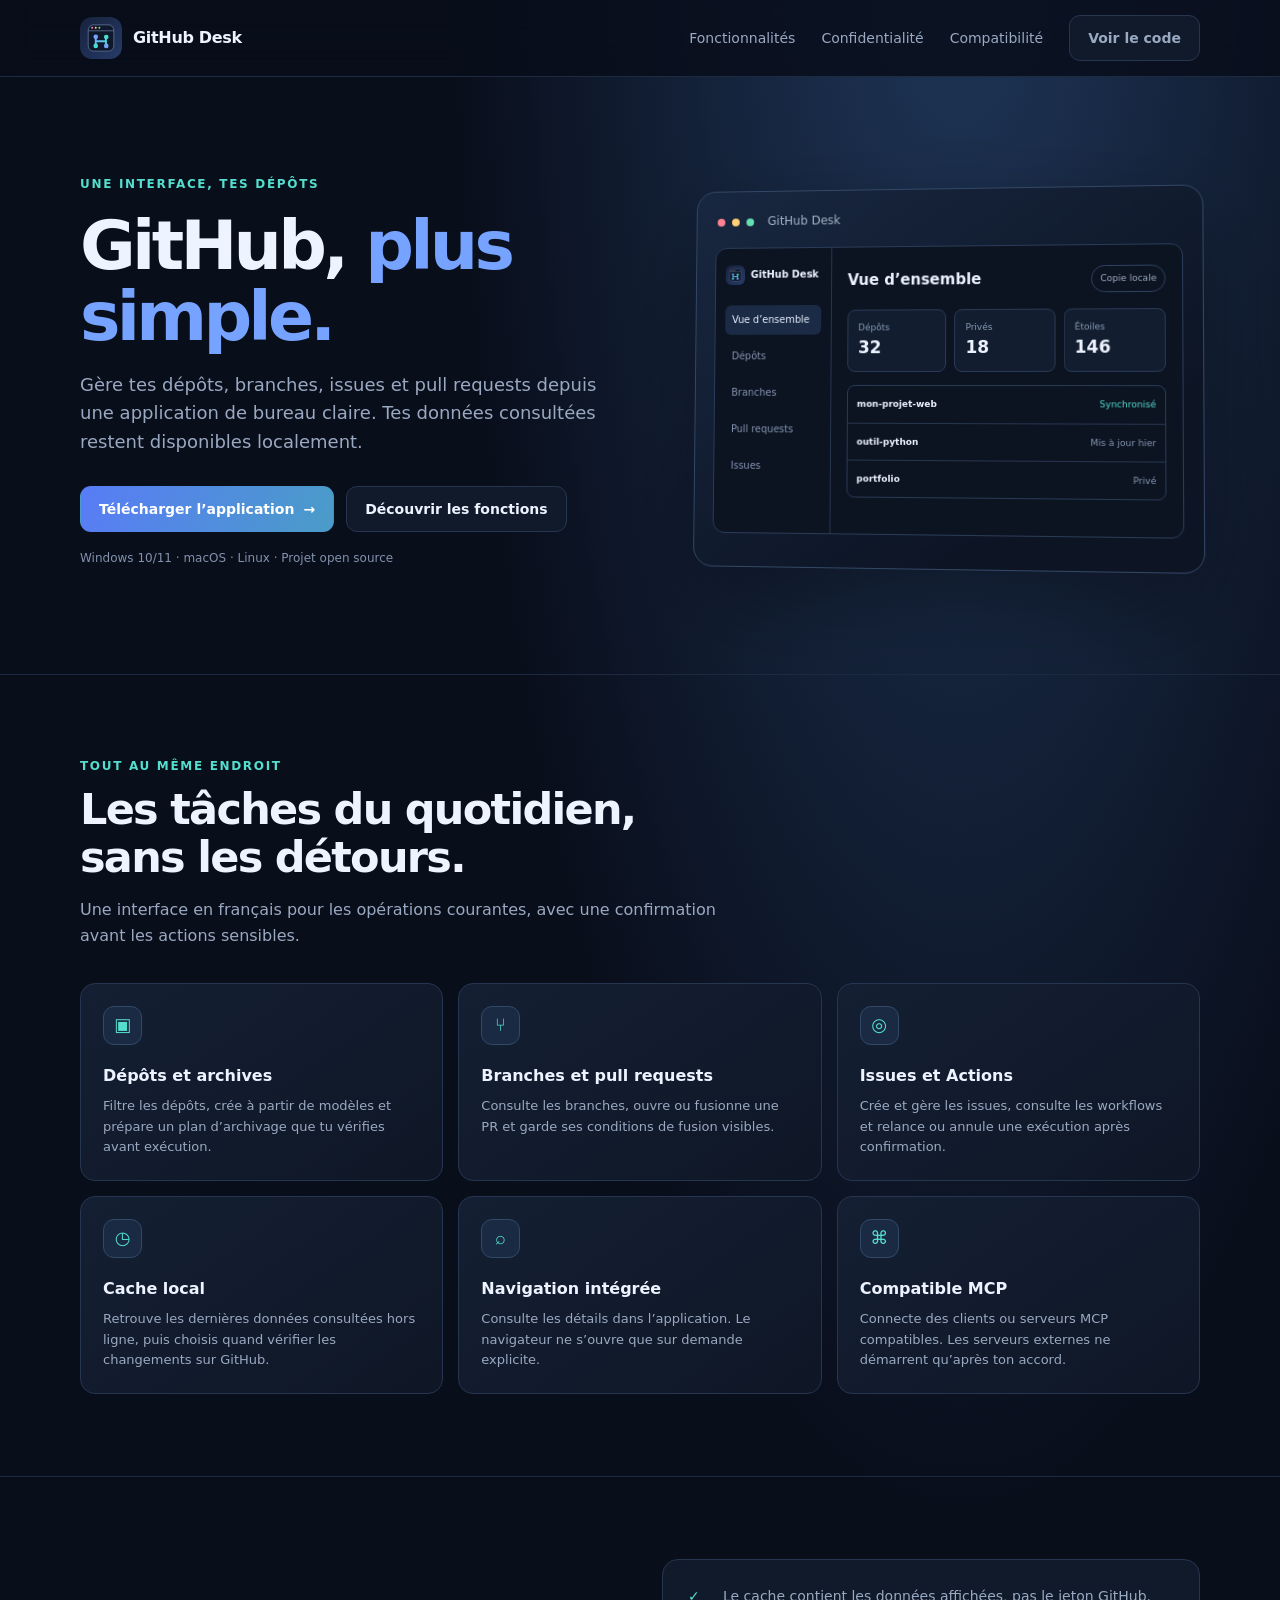
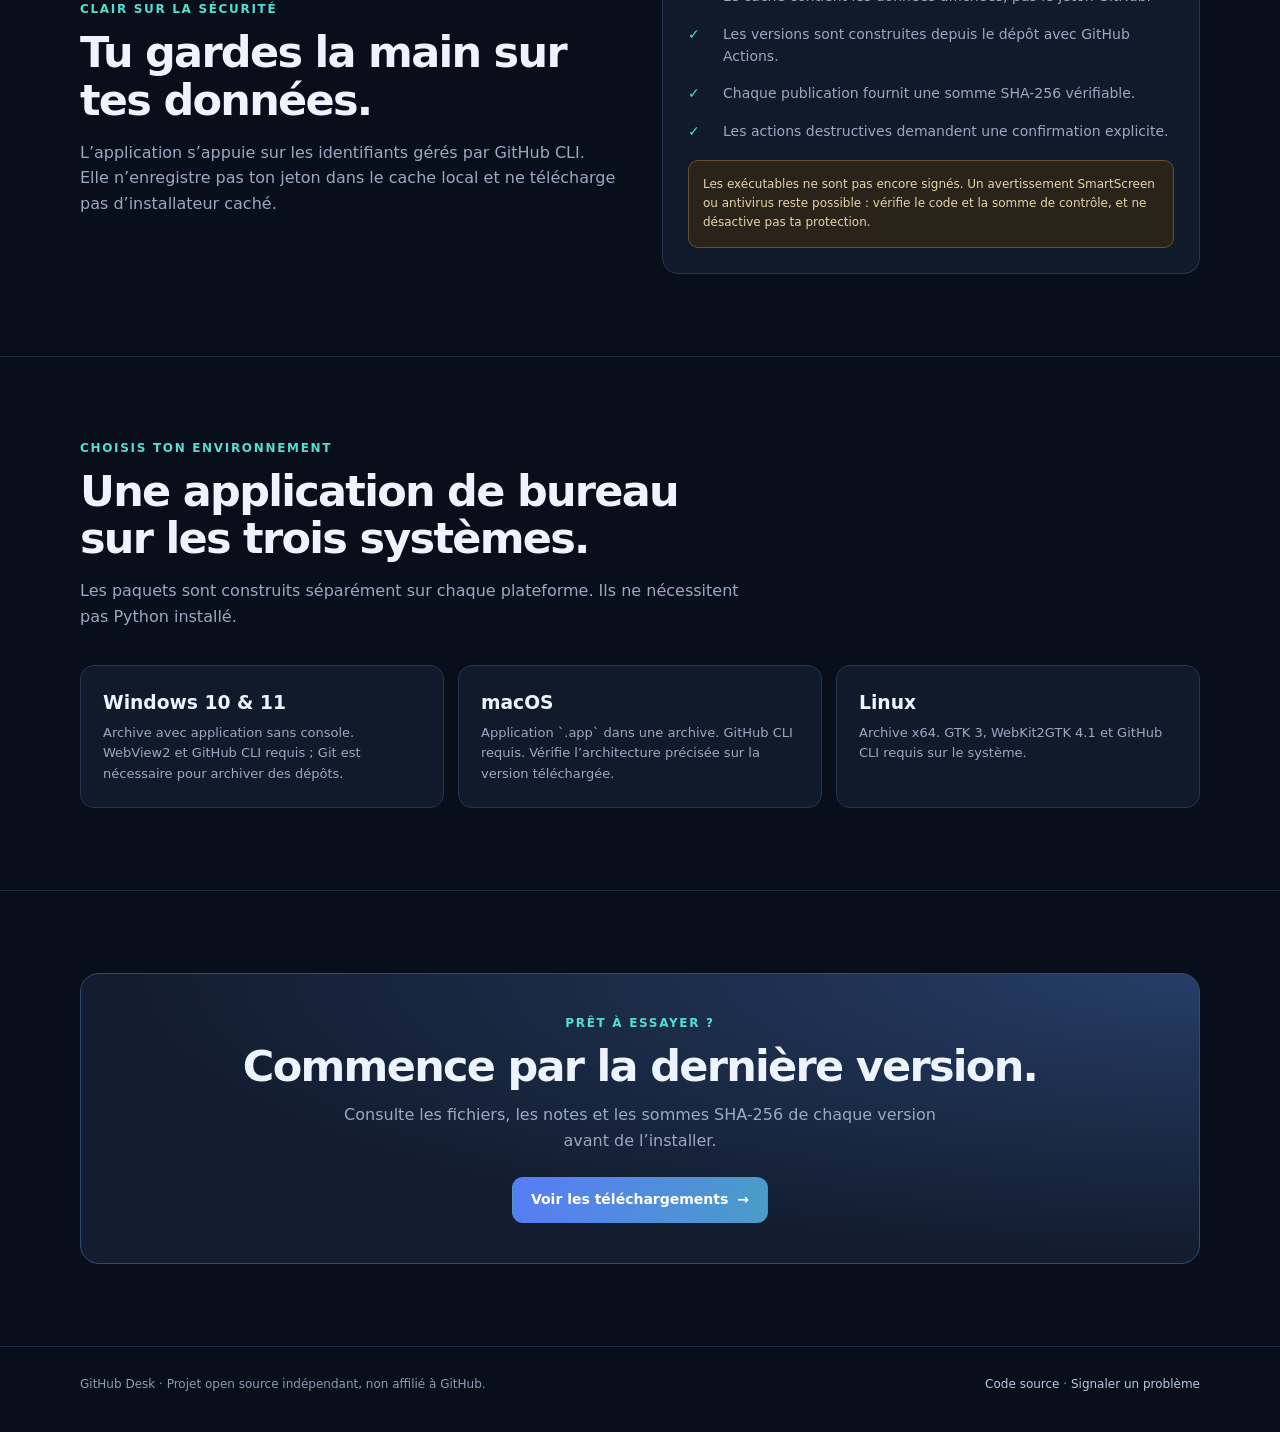
<file: docs/index.html>
<!doctype html>
<html lang="fr">
<head>
  <meta charset="utf-8">
  <meta name="viewport" content="width=device-width, initial-scale=1">
  <meta name="theme-color" content="#090e1b">
  <meta name="description" content="GitHub Desk, une application de bureau claire et locale pour gérer tes dépôts GitHub.">
  <meta property="og:title" content="GitHub Desk — GitHub, simplement">
  <meta property="og:description" content="Tes dépôts, branches et pull requests dans une application de bureau, avec un cache local et sans terminal qui s'ouvre à chaque action.">
  <meta property="og:image" content="assets/github-desk.svg">
  <title>GitHub Desk — GitHub, simplement</title>
  <link rel="icon" href="assets/github-desk.svg" type="image/svg+xml">
  <link rel="stylesheet" href="style.css">
</head>
<body>
  <header class="header">
    <nav class="container nav" aria-label="Navigation principale">
      <a class="brand" href="#" aria-label="GitHub Desk, accueil">
        <img src="assets/github-desk.svg" alt="">
        <span>GitHub Desk</span>
      </a>
      <div class="nav-links">
        <a href="#fonctionnalites">Fonctionnalités</a>
        <a href="#confiance">Confidentialité</a>
        <a href="#compatibilite">Compatibilité</a>
        <a class="button" href="https://github.com/BEGY02300/Gestion-GitHub-graphique" target="_blank" rel="noreferrer">Voir le code</a>
      </div>
    </nav>
  </header>

  <main>
    <section class="container hero">
      <div>
        <div class="eyebrow">Une interface, tes dépôts</div>
        <h1>GitHub, <span>plus simple.</span></h1>
        <p class="hero-copy">Gère tes dépôts, branches, issues et pull requests depuis une application de bureau claire. Tes données consultées restent disponibles localement.</p>
        <div class="actions">
          <a class="button primary" href="https://github.com/BEGY02300/Gestion-GitHub-graphique/releases/latest">Télécharger l’application <span aria-hidden="true">→</span></a>
          <a class="button" href="#fonctionnalites">Découvrir les fonctions</a>
        </div>
        <p class="fine-print">Windows 10/11 · macOS · Linux · Projet open source</p>
      </div>
      <div class="product-card" role="img" aria-label="Aperçu de l'interface GitHub Desk avec ses dépôts et statistiques">
        <div class="window-top"><i></i><i></i><i></i><span>GitHub Desk</span></div>
        <div class="window-body">
          <aside class="mock-sidebar">
            <div class="mock-brand"><img src="assets/github-desk.svg" alt="">GitHub Desk</div>
            <div class="mock-menu active">Vue d’ensemble</div>
            <div class="mock-menu">Dépôts</div>
            <div class="mock-menu">Branches</div>
            <div class="mock-menu">Pull requests</div>
            <div class="mock-menu">Issues</div>
          </aside>
          <div class="mock-main">
            <div class="mock-head">Vue d’ensemble <span class="mock-pill">Copie locale</span></div>
            <div class="mock-stats">
              <div class="mock-stat"><small>Dépôts</small><b>32</b></div>
              <div class="mock-stat"><small>Privés</small><b>18</b></div>
              <div class="mock-stat"><small>Étoiles</small><b>146</b></div>
            </div>
            <div class="mock-repos">
              <div class="mock-repo"><b>mon-projet-web</b><span class="status">Synchronisé</span></div>
              <div class="mock-repo"><b>outil-python</b><span>Mis à jour hier</span></div>
              <div class="mock-repo"><b>portfolio</b><span>Privé</span></div>
            </div>
          </div>
        </div>
      </div>
    </section>

    <section class="section" id="fonctionnalites">
      <div class="container">
        <div class="section-heading">
          <div class="eyebrow">Tout au même endroit</div>
          <h2>Les tâches du quotidien, sans les détours.</h2>
          <p>Une interface en français pour les opérations courantes, avec une confirmation avant les actions sensibles.</p>
        </div>
        <div class="features">
          <article class="feature"><div class="feature-icon" aria-hidden="true">▣</div><h3>Dépôts et archives</h3><p>Filtre les dépôts, crée à partir de modèles et prépare un plan d’archivage que tu vérifies avant exécution.</p></article>
          <article class="feature"><div class="feature-icon" aria-hidden="true">⑂</div><h3>Branches et pull requests</h3><p>Consulte les branches, ouvre ou fusionne une PR et garde ses conditions de fusion visibles.</p></article>
          <article class="feature"><div class="feature-icon" aria-hidden="true">◎</div><h3>Issues et Actions</h3><p>Crée et gère les issues, consulte les workflows et relance ou annule une exécution après confirmation.</p></article>
          <article class="feature"><div class="feature-icon" aria-hidden="true">◷</div><h3>Cache local</h3><p>Retrouve les dernières données consultées hors ligne, puis choisis quand vérifier les changements sur GitHub.</p></article>
          <article class="feature"><div class="feature-icon" aria-hidden="true">⌕</div><h3>Navigation intégrée</h3><p>Consulte les détails dans l’application. Le navigateur ne s’ouvre que sur demande explicite.</p></article>
          <article class="feature"><div class="feature-icon" aria-hidden="true">⌘</div><h3>Compatible MCP</h3><p>Connecte des clients ou serveurs MCP compatibles. Les serveurs externes ne démarrent qu’après ton accord.</p></article>
        </div>
      </div>
    </section>

    <section class="section" id="confiance">
      <div class="container trust">
        <div>
          <div class="eyebrow">Clair sur la sécurité</div>
          <h2>Tu gardes la main sur tes données.</h2>
          <p class="muted">L’application s’appuie sur les identifiants gérés par GitHub CLI. Elle n’enregistre pas ton jeton dans le cache local et ne télécharge pas d’installateur caché.</p>
        </div>
        <div class="trust-panel">
          <ul class="trust-list">
            <li><span class="check">✓</span><span>Le cache contient les données affichées, pas le jeton GitHub.</span></li>
            <li><span class="check">✓</span><span>Les versions sont construites depuis le dépôt avec GitHub Actions.</span></li>
            <li><span class="check">✓</span><span>Chaque publication fournit une somme SHA-256 vérifiable.</span></li>
            <li><span class="check">✓</span><span>Les actions destructives demandent une confirmation explicite.</span></li>
          </ul>
          <div class="warning">Les exécutables ne sont pas encore signés. Un avertissement SmartScreen ou antivirus reste possible : vérifie le code et la somme de contrôle, et ne désactive pas ta protection.</div>
        </div>
      </div>
    </section>

    <section class="section" id="compatibilite">
      <div class="container">
        <div class="section-heading">
          <div class="eyebrow">Choisis ton environnement</div>
          <h2>Une application de bureau sur les trois systèmes.</h2>
          <p>Les paquets sont construits séparément sur chaque plateforme. Ils ne nécessitent pas Python installé.</p>
        </div>
        <div class="platforms">
          <article class="platform"><h3>Windows 10 &amp; 11</h3><p>Archive avec application sans console. WebView2 et GitHub CLI requis ; Git est nécessaire pour archiver des dépôts.</p></article>
          <article class="platform"><h3>macOS</h3><p>Application `.app` dans une archive. GitHub CLI requis. Vérifie l’architecture précisée sur la version téléchargée.</p></article>
          <article class="platform"><h3>Linux</h3><p>Archive x64. GTK 3, WebKit2GTK 4.1 et GitHub CLI requis sur le système.</p></article>
        </div>
      </div>
    </section>

    <section class="section">
      <div class="container download">
        <div class="eyebrow">Prêt à essayer ?</div>
        <h2>Commence par la dernière version.</h2>
        <p>Consulte les fichiers, les notes et les sommes SHA-256 de chaque version avant de l’installer.</p>
        <a class="button primary" href="https://github.com/BEGY02300/Gestion-GitHub-graphique/releases/latest">Voir les téléchargements <span aria-hidden="true">→</span></a>
      </div>
    </section>
  </main>

  <footer class="footer">
    <div class="container footer-row">
      <span>GitHub Desk · Projet open source indépendant, non affilié à GitHub.</span>
      <span><a href="https://github.com/BEGY02300/Gestion-GitHub-graphique">Code source</a> · <a href="https://github.com/BEGY02300/Gestion-GitHub-graphique/issues">Signaler un problème</a></span>
    </div>
  </footer>
</body>
</html>
</file>
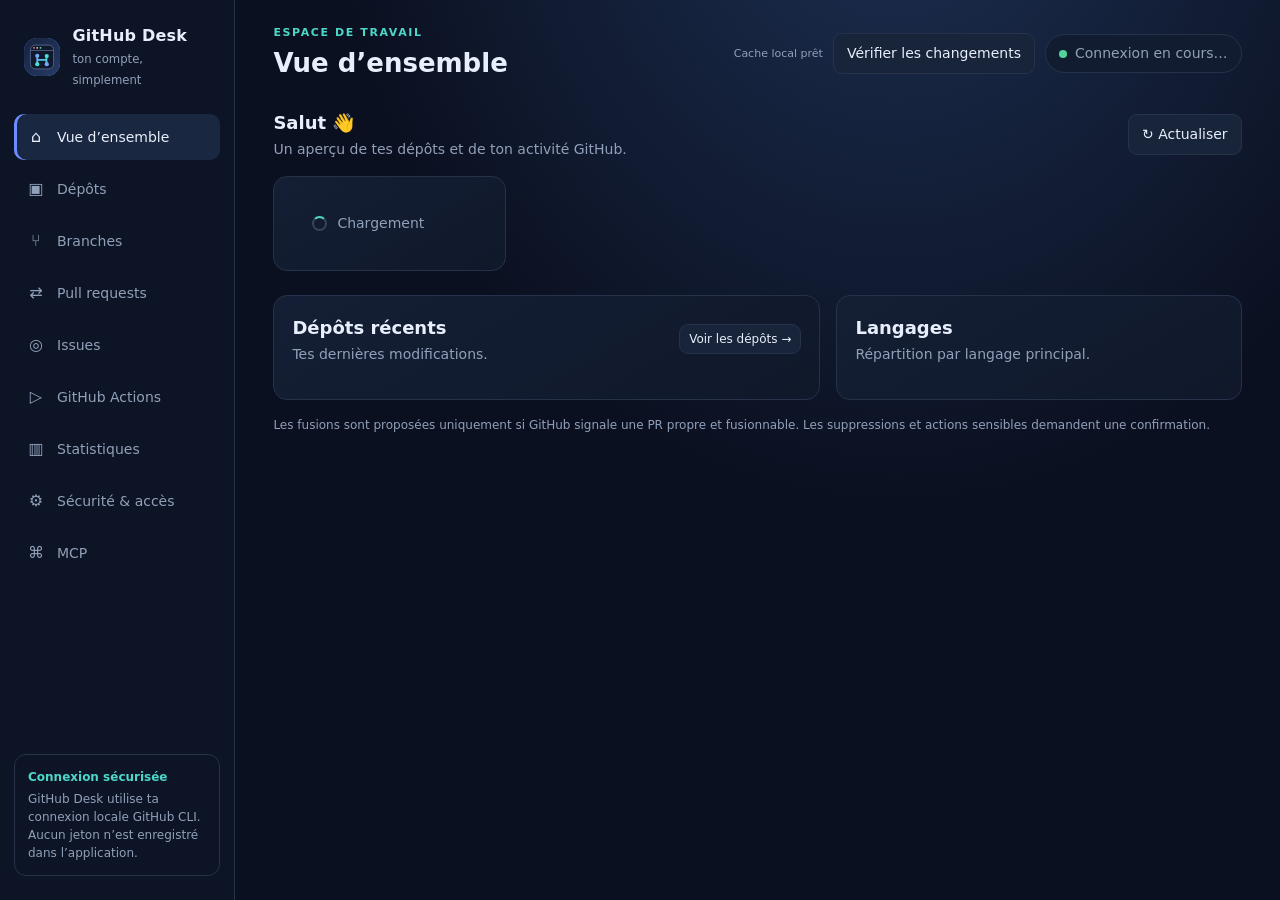
<file: interface.html>
<!doctype html>
<html lang="fr">
<head>
  <meta charset="utf-8">
  <meta name="viewport" content="width=device-width, initial-scale=1">
  <title>GitHub Desk</title>
  <style>
    :root{color-scheme:dark;--bg:#0b1020;--panel:#111a2e;--panel2:#172238;--line:#25324a;--text:#e8eefb;--muted:#91a0b9;--blue:#6c8cff;--cyan:#4dd7c8;--red:#ff667d;--green:#50d49a;--amber:#f6bd60}
    *{box-sizing:border-box}body{margin:0;background:radial-gradient(ellipse at 70% -20%,#1d3154 0,transparent 45%),var(--bg);color:var(--text);font:14px/1.5 "Segoe UI",Inter,system-ui,sans-serif}
    button,input,select,textarea{font:inherit}button{cursor:pointer;color:inherit}button:disabled{opacity:.42;cursor:not-allowed}
    .layout{display:grid;grid-template-columns:235px minmax(0,1fr);min-height:100vh}.side{background:#0d1425;border-right:1px solid var(--line);padding:24px 14px;display:flex;flex-direction:column;gap:24px}
    .brand{display:flex;align-items:center;gap:12px;padding:0 10px}.logo{width:38px;height:38px;display:grid;place-items:center;background:linear-gradient(135deg,#596fff,#37c9c3);border-radius:13px;font-size:20px;font-weight:800;color:#071020;overflow:hidden}.logo img{width:100%;height:100%;object-fit:cover}.brand strong{display:block;font-size:16px;letter-spacing:.2px}.brand small{color:var(--muted)}
    .nav{display:grid;gap:6px}.nav button{border:0;background:transparent;text-align:left;color:var(--muted);padding:11px 12px;border-radius:10px;display:flex;gap:11px;align-items:center}.nav button:hover,.nav button.active{background:#1a2740;color:var(--text)}.nav button.active{box-shadow:inset 3px 0 var(--blue)}.nav .ico{width:20px;text-align:center;font-size:16px}
    .side-note{margin-top:auto;border:1px solid var(--line);border-radius:12px;padding:13px;color:var(--muted);font-size:12px}.side-note b{color:var(--cyan);display:block;margin-bottom:4px}
    main{min-width:0;padding:25px clamp(18px,3vw,42px) 45px}.top{display:flex;align-items:center;justify-content:space-between;gap:14px;margin-bottom:26px}.eyebrow{font-size:11px;text-transform:uppercase;letter-spacing:1.6px;color:var(--cyan);font-weight:700}.top h1{font-size:26px;margin:2px 0 0}.account{border:1px solid var(--line);background:#121c30;border-radius:30px;padding:8px 13px;color:var(--muted);display:flex;align-items:center;gap:8px}.account i{width:8px;height:8px;border-radius:50%;background:var(--green)}.top-actions{display:flex;align-items:center;gap:10px;flex-wrap:wrap;justify-content:flex-end}.cache-status{font-size:11px;color:var(--muted)}.readme-preview{max-height:520px;overflow:auto;white-space:pre-wrap;overflow-wrap:anywhere;background:#0b1220;border:1px solid var(--line);border-radius:10px;padding:16px;color:#c5d1e4;font:12px/1.6 Consolas,monospace}
    .view{display:none}.view.active{display:block}.section-head{display:flex;align-items:center;justify-content:space-between;gap:16px;margin:0 0 16px}.section-head h2{margin:0;font-size:18px}.section-head p{margin:3px 0 0;color:var(--muted)}.actions{display:flex;align-items:center;gap:8px;flex-wrap:wrap}
    .btn{border:1px solid var(--line);background:#18243a;border-radius:9px;padding:9px 13px;color:var(--text);transition:.16s}.btn:hover{border-color:#52698d;background:#202f49}.btn.primary{border:0;background:linear-gradient(110deg,#5d78ff,#5576e8);font-weight:700}.btn.primary:hover{filter:brightness(1.12)}.btn.danger{border-color:#6a3444;background:#381d2a;color:#ffb7c1}.btn.small{padding:5px 9px;font-size:12px}.btn.ghost{background:transparent}
    .cards{display:grid;grid-template-columns:repeat(4,minmax(130px,1fr));gap:13px;margin:15px 0 24px}.card,.panel{background:linear-gradient(150deg,#141f35,#10182a);border:1px solid var(--line);border-radius:14px}.card{padding:16px 18px}.card-label{color:var(--muted);font-size:12px}.card-number{font-size:27px;font-weight:750;margin:3px 0}.card-foot{font-size:11px;color:var(--muted)}.panel{padding:18px;margin-bottom:16px}
    .controls{display:flex;align-items:center;gap:9px;flex-wrap:wrap}.input,.select,.textarea{background:#0c1424;color:var(--text);border:1px solid var(--line);border-radius:8px;padding:9px 11px;outline:none}.input:focus,.select:focus,.textarea:focus{border-color:var(--blue)}.search{min-width:220px}.select{min-width:190px}.textarea{resize:vertical;min-height:115px;width:100%}
    .table-wrap{overflow:auto;border:1px solid var(--line);border-radius:11px}.table{width:100%;border-collapse:collapse;min-width:720px}.table th{font-size:11px;text-transform:uppercase;letter-spacing:.8px;color:var(--muted);text-align:left;background:#111a2a;padding:11px 13px;white-space:nowrap}.table td{padding:12px 13px;border-top:1px solid #202b40;vertical-align:middle}.table tr:hover td{background:#172238}.table .title{font-weight:650}.sub{color:var(--muted);font-size:12px}.table-actions{display:flex;gap:6px;flex-wrap:wrap}.badge{display:inline-flex;align-items:center;padding:3px 8px;border-radius:20px;font-size:11px;background:#1e2b43;color:#b8c5dc;white-space:nowrap}.badge.green{background:#15372e;color:#73e0b0}.badge.red{background:#3a202b;color:#ff9eae}.badge.blue{background:#202b4b;color:#aabaff}.badge.amber{background:#3a3020;color:#ffd782}
    .repo-link{color:#aabaff;text-decoration:none}.repo-link:hover{text-decoration:underline}.empty{padding:35px;text-align:center;color:var(--muted)}.hint{color:var(--muted);font-size:12px}.split{display:grid;grid-template-columns:1.35fr 1fr;gap:16px}.language-row{display:grid;grid-template-columns:120px 1fr 30px;gap:10px;align-items:center;margin:10px 0;color:var(--muted);font-size:12px}.bar{height:8px;background:#202b40;border-radius:9px;overflow:hidden}.bar i{display:block;height:100%;border-radius:inherit;background:linear-gradient(90deg,var(--blue),var(--cyan))}
    .loading{display:flex;align-items:center;gap:10px;color:var(--muted);padding:20px}.spinner{width:15px;height:15px;border:2px solid #36445c;border-top-color:var(--cyan);border-radius:50%;animation:spin .8s linear infinite}@keyframes spin{to{transform:rotate(360deg)}}
    .toast{position:fixed;right:24px;bottom:24px;z-index:20;max-width:440px;padding:13px 16px;border:1px solid var(--line);background:#17243a;border-radius:12px;box-shadow:0 12px 45px #0008;display:none}.toast.show{display:block;animation:up .2s ease-out}.toast.error{border-color:#8f4050}.toast.success{border-color:#28785b}@keyframes up{from{transform:translateY(8px);opacity:0}to{transform:none;opacity:1}}
    dialog{width:min(540px,calc(100vw - 28px));border:1px solid #35445e;border-radius:16px;background:#121d31;color:var(--text);padding:0;box-shadow:0 24px 90px #000a}dialog::backdrop{background:#030712bd;backdrop-filter:blur(4px)}.modal-head{padding:18px 22px;border-bottom:1px solid var(--line)}.modal-head h3{margin:0}.modal-body{padding:19px 22px;display:grid;gap:13px}.field{display:grid;gap:6px}.field label{font-size:12px;color:#b6c3d8}.modal-foot{padding:14px 22px;border-top:1px solid var(--line);display:flex;justify-content:flex-end;gap:8px}.check{display:flex;align-items:center;gap:8px;color:var(--muted)}.notice{padding:12px;border:1px solid #725c2b;background:#2f291c;border-radius:9px;color:#ffe0a2;font-size:12px}.code-block{white-space:pre-wrap;overflow-wrap:anywhere;background:#0b1220;border:1px solid var(--line);border-radius:8px;padding:12px;color:#b8c5dc;font:12px/1.5 Consolas,monospace}.mcp-tool{display:flex;align-items:center;justify-content:space-between;gap:12px;padding:11px 0;border-bottom:1px solid var(--line)}.mcp-tool:last-child{border-bottom:0}
    @media(max-width:900px){.layout{grid-template-columns:72px minmax(0,1fr)}.side{padding:20px 9px}.brand{justify-content:center;padding:0}.brand div:not(.logo),.nav span:not(.ico),.side-note{display:none}.nav button{justify-content:center;padding:12px 6px}.cards{grid-template-columns:repeat(2,minmax(120px,1fr))}.split{grid-template-columns:1fr}}
    @media(max-width:560px){main{padding:18px 12px}.top h1{font-size:21px}.account span{display:none}.cards{gap:8px}.card{padding:13px}.section-head{align-items:flex-start;flex-direction:column}.search{min-width:100%}}
  </style>
</head>
<body>
<div class="layout">
  <aside class="side">
    <div class="brand"><div class="logo"><img id="avatar-fallback" src="assets/github-desk.svg" alt="Icône GitHub Desk"><img id="user-avatar" alt="Photo de profil GitHub" hidden></div><div><strong>GitHub Desk</strong><small>ton compte, simplement</small></div></div>
    <nav class="nav">
      <button class="active" data-view="dashboard"><span class="ico">⌂</span><span>Vue d’ensemble</span></button>
      <button data-view="repositories"><span class="ico">▣</span><span>Dépôts</span></button>
      <button data-view="branches"><span class="ico">⑂</span><span>Branches</span></button>
      <button data-view="pulls"><span class="ico">⇄</span><span>Pull requests</span></button>
      <button data-view="issues"><span class="ico">◎</span><span>Issues</span></button>
      <button data-view="actions"><span class="ico">▷</span><span>GitHub Actions</span></button>
      <button data-view="stats"><span class="ico">▥</span><span>Statistiques</span></button>
      <button data-view="settings"><span class="ico">⚙</span><span>Sécurité & accès</span></button>
      <button data-view="mcp"><span class="ico">⌘</span><span>MCP</span></button>
    </nav>
    <div class="side-note"><b>Connexion sécurisée</b>GitHub Desk utilise ta connexion locale GitHub CLI. Aucun jeton n’est enregistré dans l’application.</div>
  </aside>
  <main>
    <header class="top"><div><div class="eyebrow">Espace de travail</div><h1 id="page-title">Vue d’ensemble</h1></div><div class="top-actions"><span id="cache-status" class="cache-status">Cache local prêt</span><button class="btn" onclick="refreshGithubData(true)">Vérifier les changements</button><div class="account"><i></i><span id="account-name">Connexion en cours…</span></div></div></header>
    <section class="view active" id="view-dashboard">
      <div class="section-head"><div><h2>Salut <span id="hello-name">👋</span></h2><p>Un aperçu de tes dépôts et de ton activité GitHub.</p></div><button class="btn" onclick="refreshAll()">↻ Actualiser</button></div>
      <div class="cards" id="dashboard-cards"><div class="card"><div class="loading"><span class="spinner"></span>Chargement</div></div></div>
      <div class="split"><div class="panel"><div class="section-head"><div><h2>Dépôts récents</h2><p>Tes dernières modifications.</p></div><button class="btn small" onclick="navigate('repositories')">Voir les dépôts →</button></div><div id="recent-repos"></div></div>
      <div class="panel"><div class="section-head"><div><h2>Langages</h2><p>Répartition par langage principal.</p></div></div><div id="dashboard-languages"></div></div></div>
    </section>
    <section class="view" id="view-repositories">
      <div class="section-head"><div><h2>Tes dépôts</h2><p>Créer, modifier, sauvegarder ou gérer la visibilité.</p></div><button class="btn primary" onclick="createRepoDialog()">＋ Nouveau dépôt</button></div>
      <div class="panel"><div class="controls"><input id="repo-search" class="input search" placeholder="Rechercher un dépôt…" oninput="renderRepos()"><select id="repo-filter" class="select" onchange="renderRepos()"><option value="all">Tous les dépôts</option><option value="favorites">Mes favoris</option><option value="private">Privés</option><option value="public">Publics</option><option value="archived">Archivés</option></select><button class="btn" onclick="refreshAll()">↻ Réafficher le cache</button></div><div class="controls" style="margin-top:12px"><label for="archive-plan-name" class="hint">Dépôt d’archive privé :</label><input id="archive-plan-name" class="input" value="archive-temporaire" placeholder="archive-temporaire"><button id="execute-plan-button" class="btn primary" onclick="executeRepositoryPlan()">Exécuter le plan choisi</button></div><p class="hint">Choisis une action pour chaque dépôt dans la colonne « Plan ». Une suppression après archivage ne sera tentée qu’après la copie réussie.</p><div id="repo-plan-status" class="hint" role="status"></div></div>
      <div id="repo-table"></div>
    </section>
    <section class="view" id="view-repository-detail">
      <div class="section-head"><div><h2 id="detail-repo-name">Dépôt</h2><p id="detail-repo-description">Détails et README stockés en local après lecture.</p></div><div class="actions"><button class="btn" onclick="navigate('repositories')">← Retour aux dépôts</button><button id="favorite-detail-button" class="btn" onclick="toggleFavorite(state.detailRepo)">☆ Favori local</button><button class="btn" onclick="loadRepositoryDetail(state.detailRepo,true)">Actualiser ce dépôt</button><button id="open-repository-web" class="btn" onclick="openRepositoryOnGithub()">Ouvrir sur GitHub…</button></div></div>
      <div id="repository-detail-content"><div class="panel empty">Choisis un dépôt pour afficher ses informations.</div></div>
    </section>
    <section class="view" id="view-branches">
      <div class="section-head"><div><h2>Branches</h2><p>Créer, renommer et supprimer des branches.</p></div><div class="actions"><select id="branch-repo" class="select" onchange="loadBranches()"></select><button class="btn" onclick="loadBranches(null,true)">Vérifier sur GitHub</button><button class="btn primary" onclick="createBranchDialog()">＋ Nouvelle branche</button></div></div>
      <div id="branch-table"></div>
    </section>
    <section class="view" id="view-pulls">
      <div class="section-head"><div><h2>Pull requests</h2><p>Consulter, créer, fermer et fusionner les PR autorisées par GitHub.</p></div><div class="actions"><select id="pull-repo" class="select" onchange="loadPulls()"></select><button class="btn" onclick="loadPulls(true)">Vérifier sur GitHub</button><button class="btn primary" onclick="createPullDialog()">＋ Nouvelle PR</button></div></div>
      <div id="pull-table"></div>
    </section>
    <section class="view" id="view-issues">
      <div class="section-head"><div><h2>Issues</h2><p>Créer, modifier, fermer et rouvrir des issues.</p></div><div class="actions"><select id="issue-repo" class="select" onchange="loadIssues()"></select><button class="btn" onclick="loadIssues(true)">Vérifier sur GitHub</button><button class="btn primary" onclick="createIssueDialog()">＋ Nouvelle issue</button></div></div>
      <div id="issue-table"></div>
    </section>
    <section class="view" id="view-actions">
      <div class="section-head"><div><h2>GitHub Actions</h2><p>Suivre les exécutions, relancer ou annuler un workflow.</p></div><div class="actions"><select id="actions-repo" class="select" onchange="loadActions()"></select><button class="btn" onclick="loadActions(true)">Vérifier sur GitHub</button></div></div>
      <div class="panel"><h2>Workflows</h2><div id="workflow-list"></div></div>
      <div class="panel"><h2>Dernières exécutions</h2><div id="run-table"></div></div>
    </section>
    <section class="view" id="view-stats">
      <div class="section-head"><div><h2>Statistiques</h2><p>Vue d’ensemble de tes dépôts visibles par ton compte.</p></div><button class="btn" onclick="loadStats()">↻ Actualiser</button></div>
      <div class="cards" id="stats-cards"></div><div class="panel"><h2>Langages principaux</h2><div id="stats-languages"></div></div>
    </section>
    <section class="view" id="view-settings">
      <div class="section-head"><div><h2>Réglages, sécurité & accès</h2><p>Gérer les sujets, protections de base et collaborateurs d’un dépôt.</p></div><div class="actions"><select id="settings-repo" class="select" onchange="loadRepoSettings()"></select><button class="btn" onclick="loadRepoSettings()">↻ Actualiser</button></div></div>
      <div class="split"><div class="panel"><h2>Sujets du dépôt</h2><p class="hint">Jusqu’à 20 sujets, séparés par des virgules.</p><input id="repo-topics" class="input" style="width:100%" placeholder="python, outil, exemple" disabled><button id="save-topics-button" class="btn primary" style="margin-top:12px" onclick="saveRepoTopics()" disabled>Enregistrer les sujets</button></div><div class="panel"><h2>Réglages du dépôt</h2><div id="repo-settings-loading" class="hint">Sélectionne un dépôt.</div><label class="check"><input id="delete-branch-setting" type="checkbox" disabled> Supprimer automatiquement la branche après fusion</label><label class="check"><input id="issues-setting" type="checkbox" disabled> Activer les issues</label><label class="check"><input id="wiki-setting" type="checkbox" disabled> Activer le wiki</label><button id="save-repo-settings-button" class="btn primary" style="margin-top:12px" onclick="saveRepoSettings()" disabled>Enregistrer les réglages</button></div></div>
      <div class="split"><div class="panel"><h2>Alertes de vulnérabilités</h2><p class="hint">Les alertes signalent les dépendances connues comme vulnérables.</p><div id="security-alert-status" class="hint">Chargement…</div><label class="check"><input id="security-alerts-setting" type="checkbox" disabled> Activer les alertes de vulnérabilités</label><button id="security-alert-button" class="btn primary" style="margin-top:12px" onclick="saveSecurityAlerts()" disabled>Enregistrer</button></div><div class="panel"><div class="section-head"><div><h2>Collaborateurs</h2><p class="hint">Inviter avec un niveau d’accès GitHub.</p></div><button class="btn small primary" onclick="inviteCollaboratorDialog()">＋ Inviter</button></div><div id="collaborator-list" class="hint">Chargement…</div></div></div>
    </section>
    <section class="view" id="view-mcp">
      <div class="section-head"><div><h2>Model Context Protocol</h2><p>Expose des outils GitHub en lecture seule ou connecte des serveurs MCP locaux.</p></div><button class="btn" onclick="loadMcp()">↻ Actualiser</button></div>
      <div class="panel"><h2>Utiliser GitHub Desk comme serveur MCP</h2><p class="hint">Les outils ci-dessous sont en lecture seule et utilisent le compte déjà connecté dans GitHub CLI.</p><div id="mcp-server-config" class="loading"><span class="spinner"></span>Préparation de la configuration…</div></div>
      <div class="panel"><div class="section-head"><div><h2>Serveurs MCP externes</h2><p>La commande configurée démarre uniquement après ton clic sur « Connecter ».</p></div><button class="btn primary" onclick="addMcpServerDialog()">＋ Ajouter un serveur</button></div><div class="notice">N’ajoute que des programmes MCP de confiance. Un outil externe peut lire des données ou effectuer des actions avec les droits du programme connecté. Chaque appel doit être lancé manuellement.</div><div id="mcp-server-list" class="hint" style="margin-top:14px">Aucun serveur configuré.</div></div>
      <div class="panel"><h2>Outils du serveur sélectionné</h2><div id="mcp-tools" class="hint">Connecte un serveur pour afficher ses outils.</div></div>
    </section>
    <footer class="hint">Les fusions sont proposées uniquement si GitHub signale une PR propre et fusionnable. Les suppressions et actions sensibles demandent une confirmation.</footer>
  </main>
</div>
<div id="toast" class="toast"></div>
<dialog id="modal"><form id="modal-form"><div class="modal-head"><h3 id="modal-title"></h3></div><div class="modal-body" id="modal-body"></div><div class="modal-foot"><button type="button" class="btn" onclick="closeModal()">Annuler</button><button type="submit" class="btn primary" id="modal-submit">Continuer</button></div></form></dialog>
<script>
const state={owner:"",profile:{},repos:[],branches:[],pulls:[],issues:[],workflows:[],runs:[],favorites:[],detailRepo:"",repoPlan:{},mcpServers:[],mcpTools:{},mcpActive:"",repoSettings:{},securityAlerts:null,settingsRequest:0,selected:{branch:"",pull:"",issue:"",actions:"",settings:""}};
const $=id=>document.getElementById(id);
const esc=value=>String(value??"").replace(/[&<>"']/g,char=>({"&":"&amp;","<":"&lt;",">":"&gt;",'"':"&quot;","'":"&#39;"}[char]));
function toast(message,error=false){const node=$("toast");node.textContent=message;node.className=`toast show ${error?"error":"success"}`;clearTimeout(toast.timer);toast.timer=setTimeout(()=>node.className="toast",4300)}
async function api(name,...args){if(!window.pywebview?.api)throw Error("La fenêtre GitHub Desk n’est pas encore prête.");const result=await window.pywebview.api[name](...args);if(!result?.ok)throw Error(result?.error||"La requête GitHub a échoué.");return result.data}
async function run(action,success,refresh){try{const result=await action();toast(success||"Terminé.");if(refresh)await refresh();return result}catch(error){toast(error.message||String(error),true);return null}}
function navigate(view,load=true){document.querySelectorAll(".view").forEach(node=>node.classList.toggle("active",node.id===`view-${view}`));document.querySelectorAll(".nav button").forEach(node=>node.classList.toggle("active",node.dataset.view===view));$("page-title").textContent=({dashboard:"Vue d’ensemble",repositories:"Dépôts","repository-detail":"Détails du dépôt",branches:"Branches",pulls:"Pull requests",issues:"Issues",actions:"GitHub Actions",stats:"Statistiques",settings:"Sécurité & accès",mcp:"MCP"})[view]||"GitHub Desk";if(!load)return;if(view==="stats")loadStats();if(view==="branches")loadBranches();if(view==="pulls")loadPulls();if(view==="issues")loadIssues();if(view==="actions")loadActions();if(view==="settings")loadRepoSettings();if(view==="mcp")loadMcp()}
document.querySelectorAll(".nav button").forEach(button=>button.addEventListener("click",()=>navigate(button.dataset.view)));
document.addEventListener("click",event=>{const link=event.target.closest('a[href^="https://github.com/"]');if(link){event.preventDefault();openGithubLink(link.href)}});
document.addEventListener("click",event=>{const button=event.target.closest("[data-branch-action]");if(!button)return;const name=button.dataset.branch;button.dataset.branchAction==="rename"?renameBranch(name):deleteBranch(name)});
function openModal(title,body,submitText,handler){$("modal-title").textContent=title;$("modal-body").innerHTML=body;$("modal-submit").textContent=submitText;$("modal-form").onsubmit=async event=>{event.preventDefault();$("modal-submit").disabled=true;try{const done=await handler(new FormData(event.currentTarget));if(done!==false)closeModal()}catch(error){toast(error.message||String(error),true)}finally{$("modal-submit").disabled=false}};$("modal").showModal()}
function closeModal(){$("modal").close()}
function repoOptions(id){const select=$(id);if(!select)return;const key=id==="settings-repo"?"settings":id.replace("-repo",""),previous=state.selected[key]||select.value;select.innerHTML=state.repos.length?state.repos.map(r=>`<option value="${esc(r.name)}">${esc(r.name)}</option>`).join(""):'<option value="">Aucun dépôt</option>';if(state.repos.some(r=>r.name===previous))select.value=previous;state.selected[key]=select.value}
function selectedRepo(id){return $(id)?.value||""}
function repoName(repo){return repo.full_name||repo.nameWithOwner||`${state.owner}/${repo.name}`}
function setAvatar(profile){const image=$("user-avatar"),fallback=$("avatar-fallback"),url=profile?.avatarDataUrl||"";if(url.startsWith("data:image/")){image.src=url;image.hidden=false;fallback.hidden=true}else{image.removeAttribute("src");image.hidden=true;fallback.hidden=false}}
function setCacheStatus(value){$("cache-status").textContent=value?`Copie locale · ${new Date(value).toLocaleString("fr-FR")}`:"Aucune copie locale"}
function selectRepo(id,repo){const select=$(id);if(!select)return false;const exists=Array.from(select.options).some(option=>option.value.toLowerCase()===repo.toLowerCase());if(!exists)return false;select.value=repo;state.selected[id.replace("-repo","")]=repo;return true}
async function openGithubLink(rawUrl){
  let url;try{url=new URL(rawUrl)}catch{return toast("Lien GitHub invalide.",true)}
  if(url.hostname!=="github.com"||url.protocol!=="https:")return toast("Ce lien n’est pas un lien HTTPS GitHub.",true);
  const parts=url.pathname.split("/").filter(Boolean).map(part=>decodeURIComponent(part));
  if(parts.length<2)return toast("Cette page GitHub n’a pas de contenu équivalent dans l’application.");
  const repository=parts[1];
  if(parts[2]==="pull"||parts[2]==="pulls"){
    if(!selectRepo("pull-repo",repository))return toast("Ce dépôt n’est pas dans la copie locale du compte.",true);
    navigate("pulls",false);await loadPulls();const row=$(`pull-row-${Number(parts[3])}`);row?.scrollIntoView({behavior:"smooth",block:"center"});return;
  }
  if(parts[2]==="issues"){
    if(!selectRepo("issue-repo",repository))return toast("Ce dépôt n’est pas dans la copie locale du compte.",true);
    navigate("issues",false);await loadIssues();const row=$(`issue-row-${Number(parts[3])}`);row?.scrollIntoView({behavior:"smooth",block:"center"});return;
  }
  state.detailRepo=repository;navigate("repository-detail",false);await loadRepositoryDetail(repository);
}
async function refreshGithubData(ask=true){
  if(ask&&!confirm("Vérifier maintenant sur GitHub si ton compte et tes dépôts ont changé ? La copie locale reste disponible si tu réponds Non."))return;
  const button=document.querySelector('.top-actions button[onclick="refreshGithubData(true)"]');if(button)button.disabled=true;
  $("cache-status").textContent="Vérification des changements GitHub…";
  try{
    const data=await api("sync_github");state.owner=data.owner;state.profile=data.profile||{};setAvatar(state.profile);setCacheStatus(data.cached_at);
    const changedNames=new Set((data.changed||[]).map(name=>name.toLowerCase())),removedNames=new Set((data.removed||[]).map(name=>name.toLowerCase()));
    const next=state.repos.filter(repo=>!removedNames.has(repo.name.toLowerCase())&&!changedNames.has(repo.name.toLowerCase()));
    const updated=data.repositories.filter(repo=>changedNames.has(repo.name.toLowerCase())||!state.repos.some(current=>current.name.toLowerCase()===repo.name.toLowerCase()));
    state.repos=[...next,...updated].sort((a,b)=>a.name.localeCompare(b.name,"fr"));
    const count=changedNames.size+removedNames.size;
    if(count){repoOptions("branch-repo");repoOptions("pull-repo");repoOptions("issue-repo");repoOptions("actions-repo");repoOptions("settings-repo");renderRepos();renderDashboard()}
    toast(count?`${count} dépôt(s) ajouté(s), modifié(s) ou supprimé(s).`:"Tout était déjà à jour.");
    if(data.warnings?.length)data.warnings.forEach(warning=>toast(warning,true));
  }catch(error){$("cache-status").textContent=state.repos.length?"Copie locale conservée · synchronisation échouée":"Synchronisation impossible";toast(error.message||String(error),true)}
  finally{if(button)button.disabled=false}
}
function empty(text){return `<div class="panel empty">${esc(text)}</div>`}
function table(headers,rows){if(!rows.length)return empty("Rien à afficher pour le moment.");return `<div class="table-wrap"><table class="table"><thead><tr>${headers.map(h=>`<th>${h}</th>`).join("")}</tr></thead><tbody>${rows.join("")}</tbody></table></div>`}
async function refreshAll(){await run(async()=>{state.repos=await api("repositories");$("account-name").textContent=`@${state.owner}`;$("hello-name").textContent=`@${state.owner}`;repoOptions("branch-repo");repoOptions("pull-repo");repoOptions("issue-repo");repoOptions("actions-repo");repoOptions("settings-repo");renderRepos();renderDashboard();return true},"Cache local réaffiché.");}
function renderDashboard(){const stars=state.repos.reduce((n,r)=>n+(r.stargazerCount||0),0),forks=state.repos.reduce((n,r)=>n+(r.forkCount||0),0),priv=state.repos.filter(r=>r.isPrivate).length;const cards=[["Dépôts",state.repos.length,"dans ton compte"],["Étoiles",stars,"sur tes dépôts"],["Forks",forks,"sur tes dépôts"],["Privés",priv,`${state.repos.length-priv} publics`]];$("dashboard-cards").innerHTML=cards.map(c=>`<div class="card"><div class="card-label">${c[0]}</div><div class="card-number">${c[1]}</div><div class="card-foot">${c[2]}</div></div>`).join("");const recent=[...state.repos].sort((a,b)=>(b.updatedAt||"").localeCompare(a.updatedAt||"")).slice(0,6);$("recent-repos").innerHTML=table(["Dépôt","Visibilité","Mis à jour"],recent.map(r=>`<tr><td><a class="repo-link title" href="${esc(r.url)}">${esc(r.name)}</a><div class="sub">${esc(r.description||"Sans description")}</div></td><td><span class="badge ${r.isPrivate?"blue":""}">${r.isPrivate?"Privé":"Public"}</span></td><td class="sub">${esc((r.updatedAt||"").slice(0,10)||"—")}</td></tr>`));renderLanguageBars($("dashboard-languages"),languagesFromRepos())}
async function loadRepositoryDetail(name,refresh=false){
  if(!name)return;$("detail-repo-name").textContent=name;$("detail-repo-description").textContent="Chargement des informations locales…";$("repository-detail-content").innerHTML='<div class="panel loading"><span class="spinner"></span>Lecture du cache local ou chargement du dépôt…</div>';
  const [details,readme]=await Promise.allSettled([api("repository",name,refresh),api("repository_readme",name,refresh)]);
  if(details.status==="rejected"){$("repository-detail-content").innerHTML=empty(`Impossible de charger le dépôt : ${details.reason.message||details.reason}`);toast(details.reason.message||String(details.reason),true);return}
  const repo=details.value,listed=state.repos.find(item=>item.name.toLowerCase()===name.toLowerCase())||{},url=repo.html_url||repo.url||listed.url||`https://github.com/${state.owner}/${name}`;
  $("detail-repo-name").textContent=repo.full_name||`${state.owner}/${name}`;$("detail-repo-description").textContent=repo.description||listed.description||"Aucune description";$("open-repository-web").dataset.url=url;
  $("favorite-detail-button").textContent=state.favorites.includes(name)?"★ Favori local":"☆ Ajouter aux favoris";
  const readmeContent=readme.status==="fulfilled"?readme.value.content:"README non disponible dans la copie locale. Vérifie la connexion ou actualise ce dépôt.";
  $("repository-detail-content").innerHTML=`<div class="cards"><div class="card"><div class="card-label">Visibilité</div><div class="card-number">${repo.private?"Privé":listed.isPrivate?"Privé":"Public"}</div></div><div class="card"><div class="card-label">Étoiles</div><div class="card-number">${repo.stargazers_count??listed.stargazerCount??0}</div></div><div class="card"><div class="card-label">Forks</div><div class="card-number">${repo.forks_count??listed.forkCount??0}</div></div><div class="card"><div class="card-label">Branche par défaut</div><div class="card-number" style="font-size:18px">${esc(repo.default_branch||listed.defaultBranchRef?.name||"—")}</div></div></div><div class="panel"><div class="section-head"><div><h2>README</h2><p class="hint">Contenu affiché en texte brut pour éviter d’exécuter du HTML ou des scripts.</p></div></div><pre class="readme-preview">${esc(readmeContent||"Ce dépôt ne contient pas encore de README.")}</pre></div>`;
  if(refresh)toast(`Détails de ${name} actualisés.`);
}
async function openRepositoryOnGithub(){const url=$("open-repository-web").dataset.url;if(!url)return;try{await api("open_external",url)}catch(error){toast(error.message||String(error),true)}}
function languagesFromRepos(){const counts={};for(const r of state.repos){const language=r.primaryLanguage?.name||"Autre";counts[language]=(counts[language]||0)+1}return Object.entries(counts).map(([name,count])=>({name,count})).sort((a,b)=>b.count-a.count)}
function renderLanguageBars(container,languages){if(!languages.length){container.innerHTML='<div class="empty">Aucune donnée de langage.</div>';return}const max=Math.max(...languages.map(x=>x.count));container.innerHTML=languages.slice(0,10).map(x=>`<div class="language-row"><span>${esc(x.name)}</span><div class="bar"><i style="width:${Math.max(4,100*x.count/max)}%"></i></div><b>${x.count}</b></div>`).join("")}
function renderRepos(){
  const search=($("repo-search")?.value||"").toLowerCase(),filter=$("repo-filter")?.value||"all";
  const list=state.repos.filter(r=>(r.name+" "+(r.description||"")).toLowerCase().includes(search)&&(filter==="all"||(filter==="favorites"&&state.favorites.includes(r.name))||(filter==="private"&&r.isPrivate)||(filter==="public"&&!r.isPrivate)||(filter==="archived"&&r.isArchived)));
  $("repo-table").innerHTML=table(["Dépôt","Type","État","Étoiles","Plan","Actions"],list.map(r=>`<tr><td><a class="repo-link title" href="${esc(r.url)}">${esc(r.name)}</a><div class="sub">${esc(r.description||"Sans description")}</div></td><td><span class="badge ${r.isPrivate?"blue":""}">${r.isPrivate?"Privé":"Public"}</span></td><td><span class="badge ${r.isArchived?"amber":"green"}">${r.isArchived?"Archivé":"Actif"}</span></td><td>${r.stargazerCount||0} ⭐</td><td><select class="select" data-repository="${esc(r.name)}" onchange="setRepoPlan(this)"><option value="keep" ${(state.repoPlan[r.name]||"keep")==="keep"?"selected":""}>Conserver</option><option value="archive" ${state.repoPlan[r.name]==="archive"?"selected":""}>Copier vers l’archive</option><option value="archive_delete" ${state.repoPlan[r.name]==="archive_delete"?"selected":""}>Archiver puis supprimer</option><option value="delete" ${state.repoPlan[r.name]==="delete"?"selected":""}>Supprimer sans archiver</option></select></td><td><div class="table-actions"><button class="btn small" onclick="editRepoDialog('${esc(r.name)}')">Modifier</button><button class="btn small" onclick="snapshotRepo('${esc(r.name)}')">Sauvegarder</button><button class="btn small" onclick="toggleArchive('${esc(r.name)}',${!r.isArchived})">${r.isArchived?"Réactiver":"Archiver"}</button><button class="btn small danger" onclick="deleteRepo('${esc(r.name)}')">Supprimer</button></div></td></tr>`));
}
function setRepoPlan(select){state.repoPlan[select.dataset.repository]=select.value}
async function toggleFavorite(name){const favorites=state.favorites.includes(name)?state.favorites.filter(item=>item!==name):[...state.favorites,name];try{state.favorites=await api("set_local_favorites",favorites);$("favorite-detail-button").textContent=state.favorites.includes(name)?"★ Favori local":"☆ Ajouter aux favoris";renderRepos();toast(state.favorites.includes(name)?"Dépôt ajouté aux favoris locaux.":"Dépôt retiré des favoris locaux.")}catch(error){toast(error.message||String(error),true)}}
function createRepoDialog(){openModal("Créer un dépôt",`<div class="field"><label>Nom du dépôt</label><input class="input" name="name" required pattern="[A-Za-z0-9._-]+" maxlength="100" placeholder="mon-nouveau-projet"></div><div class="field"><label>Description (facultative)</label><input class="input" name="description" maxlength="350" placeholder="À quoi sert ce dépôt ?"></div><div class="field"><label>Modèle de départ</label><select class="select" name="template" onchange="toggleTemplateSource()"><option value="blank">README simple</option><option value="python">Projet Python</option><option value="web">Site web statique</option><option value="node">Projet Node.js</option><option value="github">Dépôt modèle GitHub</option></select></div><div class="field" id="template-source" hidden><label>Dépôt modèle public ou accessible (proprietaire/depot)</label><input class="input" name="templateRepository" placeholder="octocat/hello-world"></div><div class="field"><label>Visibilité</label><select class="select" name="visibility"><option value="private">Privé — recommandé</option><option value="public">Public — visible par tous</option></select></div><label class="check"><input type="checkbox" name="initialize" checked> Ajouter un README (pour un modèle personnalisé, le dépôt est initialisé automatiquement)</label>`,`Créer le dépôt`,async f=>{if(f.get("visibility")==="public"&&!confirm("Ce dépôt sera visible par tout le monde. Vérifie que le modèle et les fichiers ne contiennent aucun secret. Continuer ?"))return false;const template=f.get("template");const r=template==="github"?await api("create_from_github_template",f.get("name"),f.get("description"),f.get("visibility"),f.get("templateRepository")):await api("create_repository",f.get("name"),f.get("description"),f.get("visibility"),f.has("initialize"),template);toast(`Dépôt ${r.name} créé.`);await refreshAll();return true})}
function toggleTemplateSource(){const source=$("template-source"),custom=$('select[name="template"]').value==="github";source.hidden=!custom;source.querySelector("input").required=custom}
function editRepoDialog(name){const r=state.repos.find(x=>x.name===name);if(!r)return;openModal("Modifier le dépôt",`<div class="field"><label>Nom</label><input class="input" name="name" required value="${esc(r.name)}"></div><div class="field"><label>Description</label><input class="input" name="description" value="${esc(r.description||"")}" maxlength="350"></div><div class="field"><label>Page d’accueil</label><input class="input" name="homepage" value="${esc(r.homepageUrl||"")}" placeholder="https://…"></div><div class="field"><label>Visibilité</label><select class="select" name="visibility"><option value="private" ${r.isPrivate?"selected":""}>Privé</option><option value="public" ${!r.isPrivate?"selected":""}>Public</option></select></div>${r.isPrivate?'<div class="notice">Rendre public un dépôt peut exposer son code et son historique. Vérifie son contenu avant de confirmer.</div>':""}`,`Enregistrer`,async f=>{const updates={name:f.get("name"),description:f.get("description"),homepage:f.get("homepage"),visibility:f.get("visibility")};if(updates.visibility!== (r.isPrivate?"private":"public")&&!confirm(`Changer la visibilité de ${name} ?`))return false;await api("update_repository",name,updates);await refreshAll();toast("Dépôt mis à jour.");return true})}
async function toggleArchive(name,archived){if(!confirm(`${archived?"Archiver":"Réactiver"} ${name} ?`))return;await run(()=>api("set_archived",name,archived),archived?"Dépôt archivé.":"Dépôt réactivé.",refreshAll)}
async function deleteRepo(name){const answer=prompt(`Suppression définitive de ${state.owner}/${name}.\nTape exactement : SUPPRIMER ${state.owner}/${name}`);if(answer===null)return;await run(()=>api("delete_repository",name,answer),"Dépôt supprimé.",refreshAll)}
async function snapshotRepo(name){const archive=prompt("Nom du dépôt d’archive privé :", "archive-temporaire");if(!archive)return;const result=await run(()=>api("archive_snapshot",name,archive),`Sauvegarde terminée pour ${name}.`);if(result)toast(`Sauvegarde publiée (${String(result).slice(0,12)}).`)}
async function executeRepositoryPlan(){
  const items=Array.from(document.querySelectorAll("#repo-table [data-repository]")).map(select=>({name:select.dataset.repository,action:select.value})).filter(item=>item.action!=="keep");
  if(!items.length)return toast("Aucune action sélectionnée dans la liste affichée.",true);
  const archiveName=$("archive-plan-name").value.trim(),needsArchive=items.some(item=>item.action==="archive"||item.action==="archive_delete");
  if(needsArchive&&!/^[A-Za-z0-9._-]{1,100}$/.test(archiveName))return toast("Nom de dépôt d’archive invalide.",true);
  const summary=items.map(item=>`- ${state.owner}/${item.name} : ${{archive:"copier dans l’archive privée",archive_delete:"archiver puis supprimer la source",delete:"supprimer définitivement"}[item.action]}`).join("\n");
  const publicNames=items.filter(item=>!state.repos.find(repo=>repo.name===item.name)?.isPrivate).map(item=>item.name);
  const warning=publicNames.length?`\nAttention : ces dépôts publics seront copiés dans une archive privée ou supprimés : ${publicNames.join(", ")}.`:"";
  const answer=prompt(`Plan choisi :\n${summary}${needsArchive?`\n\nArchive privée : ${state.owner}/${archiveName}`:""}${warning}\n\nLes suppressions sont définitives. Les sources ne seront supprimées qu’après validation de ce plan.\nTape exactement EXECUTER PLAN pour continuer.`);
  if(answer!=="EXECUTER PLAN")return;
  const button=$("execute-plan-button"),results=[];button.disabled=true;
  try{
    for(let index=0;index<items.length;index++){
      const item=items[index];$("repo-plan-status").textContent=`Traitement ${index+1}/${items.length} : ${item.name}…`;
      try{
        if(item.action==="archive"||item.action==="archive_delete")await api("archive_snapshot",item.name,archiveName);
        if(item.action==="delete"||item.action==="archive_delete")await api("delete_repository",item.name,`SUPPRIMER ${state.owner}/${item.name}`);
        results.push({name:item.name,ok:true,message:item.action==="archive"?"Copie publiée dans l’archive.":item.action==="archive_delete"?"Copie publiée puis dépôt source supprimé.":"Dépôt supprimé sans copie."});
        state.repoPlan[item.name]="keep";
      }catch(error){results.push({name:item.name,ok:false,message:error.message||String(error)})}
      $("repo-plan-status").textContent=`${index+1}/${items.length} — ${item.name} : ${results[results.length-1].message}`;
    }
  }finally{button.disabled=false}
  renderRepos();
  const failed=results.filter(item=>!item.ok),done=results.length-failed.length;
  $("repo-plan-status").textContent=`Plan terminé : ${done}/${results.length} action(s) réussie(s).${failed.length?` Échecs : ${failed.map(item=>`${item.name} (${item.message})`).join("; ")}`:""}`;
  toast(failed.length?`${done}/${results.length} action(s) terminée(s), ${failed.length} échec(s).`:`${done} action(s) terminée(s).`,failed.length>0);
  await refreshAll();
}
async function loadBranches(repoOverride,refresh=false){const repo=repoOverride||selectedRepo("branch-repo");if(!repo)return;$("branch-table").innerHTML='<div class="panel loading"><span class="spinner"></span>Chargement des branches locales…</div>';try{const branches=await api("branches",repo,refresh);state.branches=branches;const base=state.repos.find(x=>x.name===repo)?.defaultBranchRef?.name;$("branch-table").innerHTML=table(["Branche","Protection","Actions"],branches.map(b=>`<tr><td><span class="title">${esc(b.name)}</span>${b.name===base?'<span class="badge blue">par défaut</span>':""}</td><td>${b.protected?'<span class="badge green">Protégée</span>':'<span class="badge">Standard</span>'}</td><td><div class="table-actions"><button class="btn small" data-branch-action="rename" data-branch="${esc(b.name)}">Renommer</button><button class="btn small danger" data-branch-action="delete" data-branch="${esc(b.name)}" ${b.protected||b.name===base?"disabled":""}>Supprimer</button></div></td></tr>`));if(refresh)toast(`Branches de ${repo} vérifiées.`)}catch(error){$("branch-table").innerHTML=empty(`Impossible de charger les branches : ${error.message}`);toast(error.message||String(error),true)}}
function createBranchDialog(){const repo=selectedRepo("branch-repo");if(!repo)return toast("Choisis un dépôt.",true);const options=state.branches.map(b=>`<option value="${esc(b.name)}">${esc(b.name)}</option>`).join("");openModal("Créer une branche",`<div class="field"><label>Nom de la branche</label><input class="input" name="name" required pattern="[A-Za-z0-9._/-]+" placeholder="feature/ma-fonction"></div><div class="field"><label>Créer depuis</label><select class="select" name="source">${options}</select></div>`,`Créer`,async f=>{await api("create_branch",repo,f.get("name"),f.get("source"));await loadBranches();toast("Branche créée.");return true})}
async function renameBranch(name){const repo=selectedRepo("branch-repo"),next=prompt(`Nouveau nom pour ${name} :`,name);if(!next||next===name)return;await run(()=>api("rename_branch",repo,name,next),"Branche renommée.",loadBranches)}
async function deleteBranch(name){const answer=prompt(`Suppression de la branche ${name}.\nTape exactement : SUPPRIMER ${name}`);if(answer===null)return;await run(()=>api("delete_branch",selectedRepo("branch-repo"),name,answer),"Branche supprimée.",loadBranches)}
async function loadPulls(refresh=false){const repo=selectedRepo("pull-repo");if(!repo)return;$("pull-table").innerHTML='<div class="panel loading"><span class="spinner"></span>Chargement des pull requests…</div>';try{const pulls=await api("pull_requests",repo,refresh);state.pulls=pulls;$("pull-table").innerHTML=table(["PR","État","Branches","Fusion","Actions"],pulls.map(p=>`<tr id="pull-row-${p.number}"><td><a class="repo-link title" href="${esc(p.url)}">#${p.number} ${esc(p.title)}</a><div class="sub">${esc(p.author?.login||"")} · ${esc((p.createdAt||"").slice(0,10))}</div></td><td><span class="badge ${p.state==="OPEN"?"green":"red"}">${p.state==="OPEN"?"Ouverte":"Fermée"}${p.isDraft?" · brouillon":""}</span></td><td class="sub">${esc(p.headRefName)} → ${esc(p.baseRefName)}</td><td><span class="badge ${p.safeToMerge?"green":"amber"}">${p.safeToMerge?"Fusionnable":"Vérifications requises"}</span></td><td><div class="table-actions">${p.safeToMerge?`<button class="btn small primary" onclick="mergePull(${p.number})">Fusionner</button>`:""}${p.state==="OPEN"?`<button class="btn small danger" onclick="closePull(${p.number})">Fermer</button>`:""}</div></td></tr>`));if(refresh)toast(`Pull requests de ${repo} vérifiées.`)}catch(error){$("pull-table").innerHTML=empty(`Impossible de charger les pull requests : ${error.message}`);toast(error.message||String(error),true)}}
async function createPullDialog(){const repo=selectedRepo("pull-repo");await loadBranches(repo);const branches=state.repos.find(r=>r.name===repo)?.defaultBranchRef?.name||"main";const opts=state.branches.map(b=>`<option value="${esc(b.name)}">${esc(b.name)}</option>`).join("");openModal("Créer une pull request",`<div class="field"><label>Titre</label><input class="input" name="title" required maxlength="256"></div><div class="field"><label>Description</label><textarea class="textarea" name="body"></textarea></div><div class="field"><label>Branche source</label><select class="select" name="head">${opts}</select></div><div class="field"><label>Branche cible</label><input class="input" name="base" required value="${esc(branches)}"></div><label class="check"><input type="checkbox" name="draft"> PR en brouillon</label>`,`Créer la PR`,async f=>{await api("create_pull_request",repo,f.get("title"),f.get("body"),f.get("head"),f.get("base"),f.has("draft"));await loadPulls();toast("Pull request créée.");return true})}
async function mergePull(number){const method=prompt("Méthode : merge, squash ou rebase", "squash");if(!method)return;if(!["merge","squash","rebase"].includes(method))return toast("Méthode invalide.",true);const confirmation=prompt(`La PR #${number} est signalée comme fusionnable.\nTape FUSIONNER PR ${number} pour confirmer.`);if(confirmation===null)return;await run(()=>api("merge_pull_request",selectedRepo("pull-repo"),number,method,confirmation),"Pull request fusionnée.",loadPulls)}
async function closePull(number){if(prompt(`Pour fermer la PR, tape FERMER PR ${number}`)!==`FERMER PR ${number}`)return;await run(()=>api("close_pull_request",selectedRepo("pull-repo"),number,`FERMER PR ${number}`),"Pull request fermée.",loadPulls)}
async function loadIssues(refresh=false){const repo=selectedRepo("issue-repo");if(!repo)return;$("issue-table").innerHTML='<div class="panel loading"><span class="spinner"></span>Chargement des issues…</div>';try{const items=await api("issues",repo,refresh);state.issues=items;$("issue-table").innerHTML=table(["Issue","État","Créée par","Actions"],items.map(i=>`<tr id="issue-row-${i.number}"><td><a class="repo-link title" href="${esc(i.html_url)}">#${i.number} ${esc(i.title)}</a><div class="sub">${esc(i.body||"").slice(0,105)}</div></td><td><span class="badge ${i.state==="open"?"green":"red"}">${i.state==="open"?"Ouverte":"Fermée"}</span></td><td>${esc(i.user?.login||"—")}</td><td><div class="table-actions"><button class="btn small" onclick="editIssueDialog(${i.number})">Modifier</button><button class="btn small ${i.state==="open"?"danger":""}" onclick="toggleIssue(${i.number})">${i.state==="open"?"Fermer":"Rouvrir"}</button></div></td></tr>`));if(refresh)toast(`Issues de ${repo} vérifiées.`)}catch(error){$("issue-table").innerHTML=empty(`Impossible de charger les issues : ${error.message}`);toast(error.message||String(error),true)}}
function createIssueDialog(){openModal("Créer une issue",`<div class="field"><label>Titre</label><input class="input" name="title" required maxlength="256"></div><div class="field"><label>Description</label><textarea class="textarea" name="body"></textarea></div>`,`Créer`,async f=>{await api("create_issue",selectedRepo("issue-repo"),f.get("title"),f.get("body"));await loadIssues();toast("Issue créée.");return true})}
function editIssueDialog(number){const issue=state.issues.find(i=>i.number===number);if(!issue)return;openModal(`Modifier l’issue #${number}`,`<div class="field"><label>Titre</label><input class="input" name="title" required maxlength="256" value="${esc(issue.title)}"></div><div class="field"><label>Description</label><textarea class="textarea" name="body">${esc(issue.body||"")}</textarea></div>`,`Enregistrer`,async f=>{await api("update_issue",selectedRepo("issue-repo"),number,f.get("title"),f.get("body"),issue.state,"");await loadIssues();toast("Issue mise à jour.");return true})}
async function toggleIssue(number){const issue=state.issues.find(i=>i.number===number),stateNext=issue.state==="open"?"closed":"open",confirmation=stateNext==="closed"?prompt(`Tape FERMER ISSUE ${number} pour confirmer.`):"";if(stateNext==="closed"&&confirmation!==`FERMER ISSUE ${number}`)return;await run(()=>api("update_issue",selectedRepo("issue-repo"),number,issue.title,issue.body||"",stateNext,confirmation),"Issue mise à jour.",loadIssues)}
async function loadActions(refresh=false){const repo=selectedRepo("actions-repo");if(!repo)return;$("workflow-list").innerHTML='<div class="loading"><span class="spinner"></span>Chargement…</div>';$("run-table").innerHTML="";try{const [flows,runs]=await Promise.all([api("workflows",repo,refresh),api("workflow_runs",repo,refresh)]);state.workflows=flows;state.runs=runs;$("workflow-list").innerHTML=flows.length?table(["Workflow","État","Fichier"],flows.map(w=>`<tr><td class="title">${esc(w.name)}</td><td><span class="badge ${w.state==="active"?"green":"amber"}">${esc(w.state)}</span></td><td class="sub">${esc(w.path)}</td></tr>`)):empty("Aucun workflow trouvé.");$("run-table").innerHTML=table(["Exécution","Résultat","Branche","Date","Actions"],runs.map(r=>`<tr><td><span class="title">${esc(r.name||r.display_title||"Workflow")} #${r.run_number}</span><div class="sub">${esc(r.event)}</div></td><td><span class="badge ${r.conclusion==="success"?"green":r.status==="in_progress"?"blue":r.conclusion?"red":"amber"}">${esc(r.conclusion||r.status)}</span></td><td>${esc(r.head_branch||"—")}</td><td class="sub">${esc((r.created_at||"").slice(0,16).replace("T"," "))}</td><td><div class="table-actions"><button class="btn small" onclick="rerun(${r.id})">Relancer</button>${r.status==="in_progress"?`<button class="btn small danger" onclick="cancelRun(${r.id})">Annuler</button>`:""}</div></td></tr>`));if(refresh)toast(`GitHub Actions de ${repo} vérifiées.`)}catch(error){$("workflow-list").innerHTML=empty(`Impossible de charger les workflows : ${error.message}`);toast(error.message||String(error),true)}}
async function rerun(id){const confirmation=prompt(`Tape RELANCER ${id} pour relancer cette exécution.`);if(confirmation===null)return;await run(()=>api("rerun_workflow",selectedRepo("actions-repo"),id,confirmation),"Exécution relancée.",loadActions)}
async function cancelRun(id){const confirmation=prompt(`Tape ANNULER ${id} pour annuler cette exécution.`);if(confirmation===null)return;await run(()=>api("cancel_workflow",selectedRepo("actions-repo"),id,confirmation),"Exécution annulée.",loadActions)}
async function loadStats(){const data=await run(()=>api("stats"),"Statistiques actualisées.");if(!data)return;const cards=[["Dépôts",data.repositories],["Publics",data.public],["Privés",data.private],["Archivés",data.archived],["Étoiles",data.stars],["Forks",data.forks]];$("stats-cards").innerHTML=cards.map(c=>`<div class="card"><div class="card-label">${c[0]}</div><div class="card-number">${c[1]}</div></div>`).join("");renderLanguageBars($("stats-languages"),data.languages)}
function createPullWithBranches(){return loadBranches()}
async function loadRepoSettings(refresh=false){
  const request=++state.settingsRequest;
  const repo=selectedRepo("settings-repo");
  const settingsControls=["delete-branch-setting","issues-setting","wiki-setting","save-repo-settings-button"];
  settingsControls.forEach(id=>$(id).disabled=true);
  $("repo-topics").disabled=true;$("save-topics-button").disabled=true;$("security-alerts-setting").disabled=true;$("security-alert-button").disabled=true;state.securityAlerts=null;
  if(!repo){$("repo-settings-loading").textContent="Sélectionne un dépôt.";$("security-alert-status").textContent="Sélectionne un dépôt.";$("collaborator-list").textContent="Sélectionne un dépôt.";return}
  $("repo-settings-loading").textContent="Chargement des réglages…";$("security-alert-status").textContent="Chargement…";$("collaborator-list").textContent="Chargement…";
  const results=await Promise.allSettled([api("repository",repo,refresh),api("repository_topics",repo,refresh),api("vulnerability_alerts_enabled",repo,refresh),api("collaborators",repo,refresh)]);
  if(request!==state.settingsRequest)return;
  const [details,topics,alerts,collaborators]=results;
  if(details.status==="fulfilled"){state.repoSettings=details.value;$("delete-branch-setting").checked=Boolean(details.value.delete_branch_on_merge);$("issues-setting").checked=Boolean(details.value.has_issues);$("wiki-setting").checked=Boolean(details.value.has_wiki);$("repo-settings-loading").textContent="Réglages chargés.";settingsControls.forEach(id=>$(id).disabled=false)}else{$("repo-settings-loading").textContent=`Réglages indisponibles : ${details.reason.message||details.reason}`;toast(details.reason.message||String(details.reason),true)}
  if(topics.status==="fulfilled"){$("repo-topics").value=topics.value.join(", ");$("repo-topics").disabled=false;$("save-topics-button").disabled=false}else{$("repo-topics").value="";toast(`Sujets indisponibles : ${topics.reason.message||topics.reason}`,true)}
  if(alerts.status==="fulfilled"){state.securityAlerts=Boolean(alerts.value);$("security-alerts-setting").checked=state.securityAlerts;$("security-alerts-setting").disabled=false;$("security-alert-button").disabled=false;$("security-alert-status").textContent=state.securityAlerts?"Alertes actuellement activées.":"Alertes actuellement désactivées."}else{$("security-alert-status").textContent=`État indisponible : ${alerts.reason.message||alerts.reason}`}
  if(collaborators.status==="fulfilled"){const items=collaborators.value;$("collaborator-list").innerHTML=items.length?items.map(user=>`<div class="mcp-tool"><div><strong>${esc(user.login)}</strong><div class="sub">${esc(user.role_name||Object.keys(user.permissions||{}).filter(key=>user.permissions[key]).join(", ")||"Collaborateur")}</div></div><button class="btn small danger" onclick="removeCollaborator('${esc(repo)}','${esc(user.login)}')">Retirer</button></div>`).join(""):empty("Aucun collaborateur externe listé.")}else{$("collaborator-list").textContent=`Liste indisponible : ${collaborators.reason.message||collaborators.reason}`}
}
async function saveRepoTopics(){const repo=selectedRepo("settings-repo"),topics=$("repo-topics").value.split(",").map(value=>value.trim()).filter(Boolean);if(!repo)return;await run(()=>api("update_repository_topics",repo,topics),"Sujets mis à jour.",loadRepoSettings)}
async function saveRepoSettings(){const repo=selectedRepo("settings-repo");if(!repo)return;const updates={delete_branch_on_merge:$("delete-branch-setting").checked,has_issues:$("issues-setting").checked,has_wiki:$("wiki-setting").checked};await run(()=>api("update_repository",repo,updates),"Réglages mis à jour.",loadRepoSettings)}
async function saveSecurityAlerts(){const repo=selectedRepo("settings-repo"),enabled=$("security-alerts-setting").checked;if(state.securityAlerts===null)return toast("L’état des alertes n’a pas pu être lu.",true);if(enabled===state.securityAlerts)return toast("Aucun changement à enregistrer.");if(!enabled&&!confirm(`Désactiver les alertes de vulnérabilités pour ${repo} ?`))return;await run(async()=>{const result=await api("set_vulnerability_alerts",repo,enabled);state.securityAlerts=result;$("security-alert-status").textContent=enabled?"Alertes actuellement activées.":"Alertes actuellement désactivées.";return result},enabled?"Alertes activées.":"Alertes désactivées.")}
function inviteCollaboratorDialog(){const repo=selectedRepo("settings-repo");if(!repo)return;openModal(`Inviter sur ${repo}`,`<div class="field"><label>Nom d’utilisateur GitHub</label><input class="input" name="username" required pattern="[A-Za-z0-9-]+" maxlength="39" placeholder="pseudo-github"></div><div class="field"><label>Niveau d’accès</label><select class="select" name="permission"><option value="pull">Lecture</option><option value="triage">Gestion des issues</option><option value="push">Écriture</option><option value="maintain">Maintenance</option><option value="admin">Administration</option></select></div>`,`Envoyer l’invitation`,async f=>{await api("invite_collaborator",repo,f.get("username"),f.get("permission"));await loadRepoSettings();toast("Invitation envoyée (elle peut rester en attente d’acceptation).");return true})}
async function removeCollaborator(repo,username){const confirmation=prompt(`Pour retirer ${username} de ${repo}, tape RETIRER ${username}`);if(confirmation===null)return;await run(()=>api("remove_collaborator",repo,username,confirmation),"Accès retiré.",loadRepoSettings)}
async function loadMcp(){const [servers,config]=await Promise.all([api("mcp_servers"),api("mcp_server_config")]).catch(error=>{toast(error.message||String(error),true);return [null,null]});if(!servers||!config)return;state.mcpServers=servers;const snippet=JSON.stringify({mcpServers:{"github-desk":config}},null,2);$("mcp-server-config").innerHTML=`<div class="hint">Copie ce bloc dans la configuration MCP de ton assistant. Le programme utilise l’environnement Python de GitHub Desk.</div><pre class="code-block">${esc(snippet)}</pre><div class="hint">Outils disponibles : dépôts, détails, statistiques, branches, issues, pull requests et workflows. Lecture seule.</div>`;renderMcpServers();if(state.mcpActive)renderMcpTools(state.mcpActive,state.mcpTools[state.mcpActive]||[])}
function renderMcpServers(){const node=$("mcp-server-list");if(!state.mcpServers.length){node.innerHTML="Aucun serveur configuré.";return}node.innerHTML=state.mcpServers.map(server=>`<div class="mcp-tool"><div><strong>${esc(server.name)}</strong> <span class="badge ${server.connected?"green":""}">${server.connected?"Connecté":"Déconnecté"}</span><div class="sub">${esc(server.command)} ${esc(JSON.stringify(server.args))}</div></div><div class="table-actions">${server.connected?`<button class="btn small" onclick="showMcpTools('${esc(server.name)}')">Outils</button><button class="btn small" onclick="disconnectMcp('${esc(server.name)}')">Déconnecter</button>`:`<button class="btn small primary" onclick="connectMcp('${esc(server.name)}')">Connecter</button>`}<button class="btn small danger" onclick="removeMcpServer('${esc(server.name)}')">Retirer</button></div></div>`).join("")}
function addMcpServerDialog(){openModal("Ajouter un serveur MCP",`<div class="notice">Le programme ne sera lancé qu’après validation puis clic sur « Connecter ». Ne mets pas de mot de passe ni de jeton dans les arguments.</div><div class="field"><label>Nom court</label><input class="input" name="name" required pattern="[A-Za-z0-9._-]{1,60}" placeholder="mon-serveur"></div><div class="field"><label>Programme (chemin ou commande)</label><input class="input" name="command" required placeholder="python ou chemin complet vers node.exe"></div><div class="field"><label>Arguments (liste JSON)</label><textarea class="textarea" name="args">[]</textarea><span class="hint">Exemple : ["-u", "C:\\\\chemin\\\\serveur.py"]</span></div>`,`Enregistrer`,async f=>{let args;try{args=JSON.parse(f.get("args"))}catch{throw Error("Les arguments ne sont pas un JSON valide.")}if(!Array.isArray(args)||!args.every(x=>typeof x==="string"))throw Error("Les arguments doivent être une liste JSON de textes.");await api("mcp_add_server",f.get("name"),f.get("command"),args);await loadMcp();toast("Serveur MCP enregistré.");return true})}
async function connectMcp(name){const tools=await run(()=>api("mcp_connect",name),`Serveur ${name} connecté.`);if(!tools)return;state.mcpActive=name;state.mcpTools[name]=tools;await loadMcp()}
async function showMcpTools(name){state.mcpActive=name;let tools=state.mcpTools[name];if(!tools)tools=await run(()=>api("mcp_tools",name));if(!tools)return;state.mcpTools[name]=tools;renderMcpTools(name,tools)}
function renderMcpTools(name,tools){$("mcp-tools").innerHTML=tools.length?tools.map((tool,index)=>`<div class="mcp-tool"><div><strong>${esc(tool.name)}</strong><div class="sub">${esc(tool.description||"Sans description")}</div></div><button class="btn small primary" onclick="callMcpTool('${esc(name)}',${index})">Exécuter</button></div>`).join(""):empty("Ce serveur ne publie aucun outil.")}
function callMcpTool(serverName,index){const tool=state.mcpTools[serverName]?.[index];if(!tool)return;openModal(`Outil MCP : ${tool.name}`,`<div class="notice">Vérifie les arguments et l’effet possible avant d’exécuter cet outil externe.</div><div class="field"><label>Arguments JSON</label><textarea class="textarea" name="arguments">{}</textarea></div>`,`Exécuter`,async f=>{let args;try{args=JSON.parse(f.get("arguments"))}catch{throw Error("Les arguments ne sont pas un JSON valide.")}if(!args||Array.isArray(args)||typeof args!=="object")throw Error("Les arguments doivent être un objet JSON.");const result=await api("mcp_call_tool",serverName,tool.name,args);openModal(`Résultat : ${tool.name}`,`<pre class="code-block">${esc(JSON.stringify(result,null,2))}</pre>`,"Fermer",async()=>true);return false})}
async function disconnectMcp(name){await run(()=>api("mcp_disconnect",name),`Serveur ${name} déconnecté.`,loadMcp);delete state.mcpTools[name];if(state.mcpActive===name){state.mcpActive="";$("mcp-tools").textContent="Connecte un serveur pour afficher ses outils."}}
async function removeMcpServer(name){if(!confirm(`Retirer la configuration du serveur ${name} ?`))return;await run(()=>api("mcp_remove_server",name),"Serveur retiré.",loadMcp);delete state.mcpTools[name];if(state.mcpActive===name)state.mcpActive=""}
async function boot(){
  try{
    $("account-name").textContent="Ouverture de la copie locale…";
    $("dashboard-cards").innerHTML='<div class="panel loading"><span class="spinner"></span>Ouverture du cache local…</div>';
    const data=await api("connect");state.owner=data.owner;state.profile=data.profile||{};state.repos=data.repositories||[];state.favorites=await api("local_favorites");setAvatar(state.profile);setCacheStatus(data.cached_at);
    $("account-name").textContent=state.owner?`@${state.owner}`:"Non connecté";$("hello-name").textContent=state.owner?`@${state.owner}`:"👋";
    repoOptions("branch-repo");repoOptions("pull-repo");repoOptions("issue-repo");repoOptions("actions-repo");repoOptions("settings-repo");renderRepos();renderDashboard();
    if(data.has_cache){
      toast(`${state.repos.length} dépôt(s) chargés depuis la copie locale.`);
      if(confirm("Vérifier maintenant si GitHub contient des changements ? Si tu réponds Non, l’application reste sur la copie locale."))await refreshGithubData(false);
    }else{
      $("cache-status").textContent="Première connexion : GitHub doit être synchronisé";
      await refreshGithubData(false);
    }
  }catch(error){$("account-name").textContent="Connexion impossible";toast(error.message||String(error),true);$("dashboard-cards").innerHTML=`<div class="panel empty">Connexion impossible : ${esc(error.message||String(error))}<br><br><button class="btn" onclick="boot()">Réessayer</button></div>`}
}
let bridgeReady=false;
const bridgeTimer=setTimeout(()=>{if(bridgeReady)return;$("account-name").textContent="Application non démarrée";$("dashboard-cards").innerHTML='<div class="panel empty"><strong>GitHub Desk doit être lancé avec son application de bureau.</strong><br><br>Ferme cette page, puis ouvre GitHub Desk depuis son application installée. Cela ouvre la fenêtre avec la connexion GitHub sécurisée.</div>'},3000);
window.addEventListener("pywebviewready",()=>{bridgeReady=true;clearTimeout(bridgeTimer);boot()},{once:true});
</script>
</body>
</html>
</file>
<file: docs/style.css>
:root {
  color-scheme: dark;
  --background: #090e1b;
  --surface: #111a2b;
  --surface-raised: #17243b;
  --border: #263650;
  --text: #edf3ff;
  --muted: #9aa9c2;
  --blue: #76a3ff;
  --cyan: #54dece;
  font-family: Inter, "Segoe UI", system-ui, sans-serif;
}

* { box-sizing: border-box; }
html { scroll-behavior: smooth; }
body {
  margin: 0;
  background: radial-gradient(ellipse at 75% -8%, #20385c 0, transparent 38%), var(--background);
  color: var(--text);
  line-height: 1.6;
}
a { color: inherit; }
.container { width: min(1120px, calc(100% - 40px)); margin: 0 auto; }
.header {
  position: sticky;
  top: 0;
  z-index: 3;
  border-bottom: 1px solid #263650b8;
  background: #090e1bd9;
  backdrop-filter: blur(16px);
}
.nav { min-height: 76px; display: flex; align-items: center; justify-content: space-between; gap: 24px; }
.brand { display: flex; align-items: center; gap: 11px; text-decoration: none; font-weight: 720; letter-spacing: -.02em; }
.brand img { width: 42px; height: 42px; border-radius: 12px; }
.nav-links { display: flex; align-items: center; gap: 26px; color: var(--muted); font-size: 14px; }
.nav-links a { text-decoration: none; }
.nav-links a:hover { color: var(--text); }
.button {
  display: inline-flex;
  align-items: center;
  justify-content: center;
  gap: 9px;
  min-height: 46px;
  padding: 0 18px;
  border: 1px solid var(--border);
  border-radius: 11px;
  background: var(--surface);
  font-size: 14px;
  font-weight: 650;
  text-decoration: none;
  transition: transform .18s ease, border-color .18s ease, background .18s ease;
}
.button:hover { transform: translateY(-2px); border-color: #5777aa; background: var(--surface-raised); }
.button.primary { border-color: transparent; background: linear-gradient(110deg, #587cf6, #4a9cc8); color: #fff; }
.hero { display: grid; grid-template-columns: 1.04fr .96fr; gap: 55px; align-items: center; padding: 98px 0 94px; }
.eyebrow { color: var(--cyan); font-size: 12px; font-weight: 750; letter-spacing: .14em; text-transform: uppercase; }
h1 { max-width: 650px; margin: 17px 0; font-size: clamp(42px, 6vw, 68px); line-height: 1.04; letter-spacing: -.055em; }
h1 span { color: var(--blue); }
.hero-copy { max-width: 590px; color: var(--muted); font-size: 18px; }
.actions { display: flex; flex-wrap: wrap; gap: 12px; margin-top: 29px; }
.fine-print { margin-top: 17px; color: #8292ad; font-size: 12px; }
.product-card {
  position: relative;
  min-height: 382px;
  overflow: hidden;
  padding: 19px;
  border: 1px solid #334765;
  border-radius: 20px;
  background: linear-gradient(145deg, #182740, #0d1525 75%);
  box-shadow: 0 30px 90px #0005;
  transform: perspective(1100px) rotateY(-5deg) rotateX(2deg);
}
.window-top { display: flex; align-items: center; gap: 7px; padding: 2px 2px 17px; color: #a7b5ca; font-size: 12px; }
.window-top i { width: 8px; height: 8px; border-radius: 50%; background: #7084a5; }
.window-top i:first-child { background: #ff8293; }
.window-top i:nth-child(2) { background: #ffd075; }
.window-top i:nth-child(3) { margin-right: 7px; background: #63dfb2; }
.window-body { display: grid; grid-template-columns: 120px 1fr; min-height: 290px; overflow: hidden; border: 1px solid #2b3c58; border-radius: 12px; background: #0c1422; }
.mock-sidebar { padding: 17px 10px; border-right: 1px solid #273650; color: #8595b0; font-size: 10px; }
.mock-brand { display: flex; align-items: center; gap: 6px; margin-bottom: 21px; color: #eef4ff; font-weight: 700; }
.mock-brand img { width: 20px; height: 20px; border-radius: 6px; }
.mock-menu { margin: 7px 0; padding: 7px; border-radius: 6px; }
.mock-menu.active { background: #1b2b45; color: #eaf1ff; }
.mock-main { min-width: 0; padding: 20px 16px; }
.mock-head { display: flex; align-items: center; justify-content: space-between; margin-bottom: 16px; font-size: 15px; font-weight: 700; }
.mock-pill { padding: 5px 8px; border: 1px solid #2d4160; border-radius: 30px; color: #9eacc2; font-size: 9px; font-weight: 500; }
.mock-stats { display: grid; grid-template-columns: repeat(3, 1fr); gap: 8px; }
.mock-stat { padding: 10px; border: 1px solid #293a55; border-radius: 8px; background: #121e30; }
.mock-stat small { display: block; color: #8899b3; font-size: 9px; }
.mock-stat b { font-size: 17px; }
.mock-repos { margin-top: 13px; overflow: hidden; border: 1px solid #293a55; border-radius: 8px; }
.mock-repo { display: flex; align-items: center; justify-content: space-between; gap: 7px; padding: 11px 9px; border-bottom: 1px solid #26354e; font-size: 9px; }
.mock-repo:last-child { border-bottom: 0; }
.mock-repo span { color: #8595b0; }
.status { color: var(--cyan) !important; }
.section { padding: 82px 0; border-top: 1px solid #1b2a40; }
.section-heading { max-width: 670px; margin-bottom: 35px; }
h2 { margin: 10px 0; font-size: clamp(30px, 4vw, 43px); line-height: 1.1; letter-spacing: -.04em; }
.section-heading p, .muted { color: var(--muted); }
.features { display: grid; grid-template-columns: repeat(3, 1fr); gap: 15px; }
.feature { min-height: 178px; padding: 22px; border: 1px solid var(--border); border-radius: 15px; background: linear-gradient(145deg, #141f33, #0f1726); }
.feature-icon { display: grid; width: 39px; height: 39px; place-items: center; margin-bottom: 18px; border: 1px solid #334867; border-radius: 11px; background: #1a2a43; color: var(--cyan); font-size: 18px; }
.feature h3 { margin: 0 0 7px; font-size: 16px; }
.feature p { margin: 0; color: var(--muted); font-size: 13px; }
.trust { display: grid; grid-template-columns: 1fr 1fr; gap: 44px; align-items: center; }
.trust-panel { padding: 25px; border: 1px solid var(--border); border-radius: 16px; background: #101a2a; }
.trust-list { display: grid; gap: 15px; margin: 0; padding: 0; list-style: none; }
.trust-list li { display: grid; grid-template-columns: 25px 1fr; gap: 10px; color: var(--muted); font-size: 14px; }
.check { color: var(--cyan); font-weight: 800; }
.warning { margin-top: 18px; padding: 14px; border: 1px solid #65502d; border-radius: 10px; background: #292319; color: #e7d4a9; font-size: 12px; }
.platforms { display: grid; grid-template-columns: repeat(3, 1fr); gap: 14px; }
.platform { padding: 22px; border: 1px solid var(--border); border-radius: 14px; background: var(--surface); }
.platform h3 { margin: 0 0 5px; }
.platform p { margin: 0; color: var(--muted); font-size: 13px; }
.download { padding: 40px; border: 1px solid #334b70; border-radius: 19px; background: radial-gradient(ellipse at 100% 0, #263d66, #121d30 67%); text-align: center; }
.download p { max-width: 620px; margin: 12px auto 23px; color: var(--muted); }
.footer { padding: 28px 0 38px; border-top: 1px solid #1b2a40; color: #8d9cb4; font-size: 12px; }
.footer-row { display: flex; flex-wrap: wrap; justify-content: space-between; gap: 15px; }
.footer a { color: #b7c8e3; text-decoration: none; }
@media (max-width: 850px) {
  .hero { grid-template-columns: 1fr; padding: 68px 0; }
  .product-card { max-width: 620px; transform: none; }
  .trust { grid-template-columns: 1fr; }
}
@media (max-width: 620px) {
  .nav-links a:not(.button) { display: none; }
  .features, .platforms { grid-template-columns: 1fr; }
  .window-body { grid-template-columns: 90px 1fr; }
  .mock-sidebar { font-size: 9px; }
  .mock-main { padding: 15px 10px; }
  .mock-stat { padding: 7px; }
  .mock-stat b { font-size: 14px; }
  .download { padding: 27px 19px; }
}
@media (prefers-reduced-motion: reduce) {
  *, *::before, *::after { scroll-behavior: auto !important; transition-duration: .01ms !important; }
}
</file>
